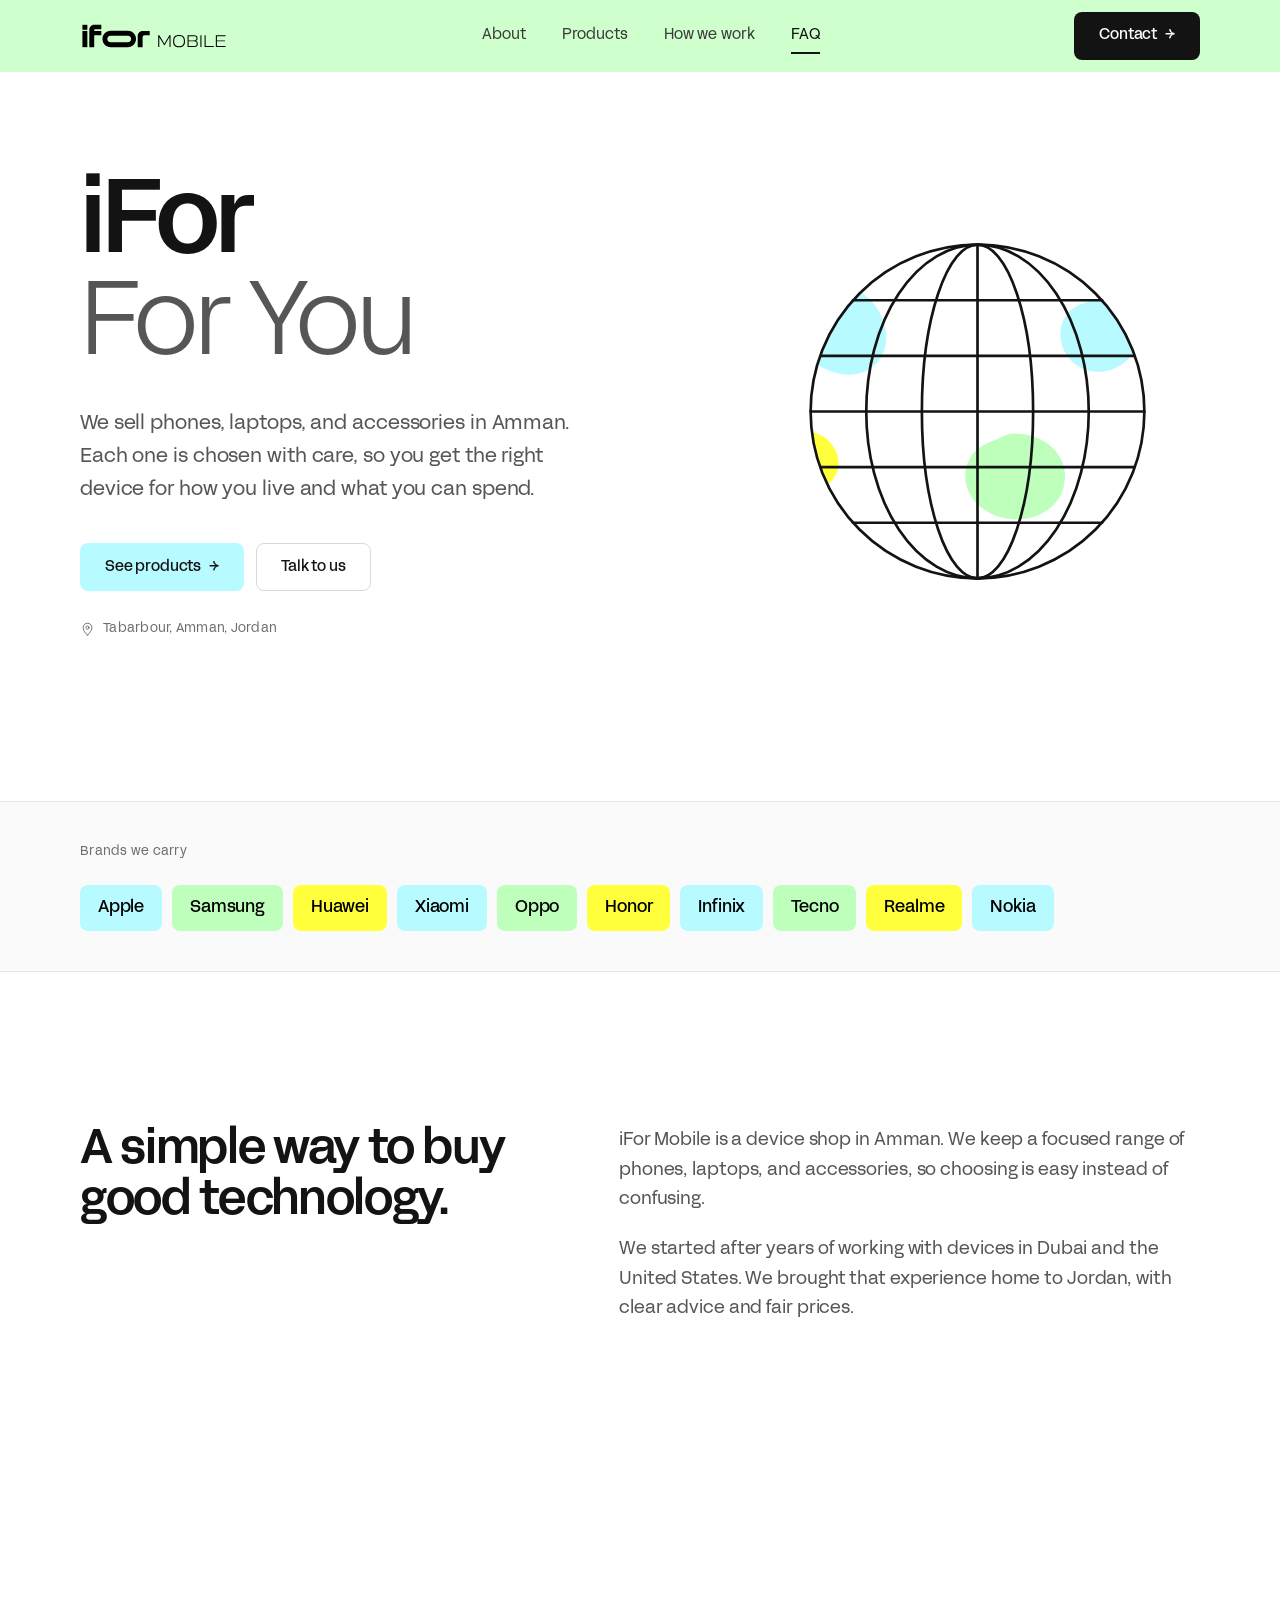
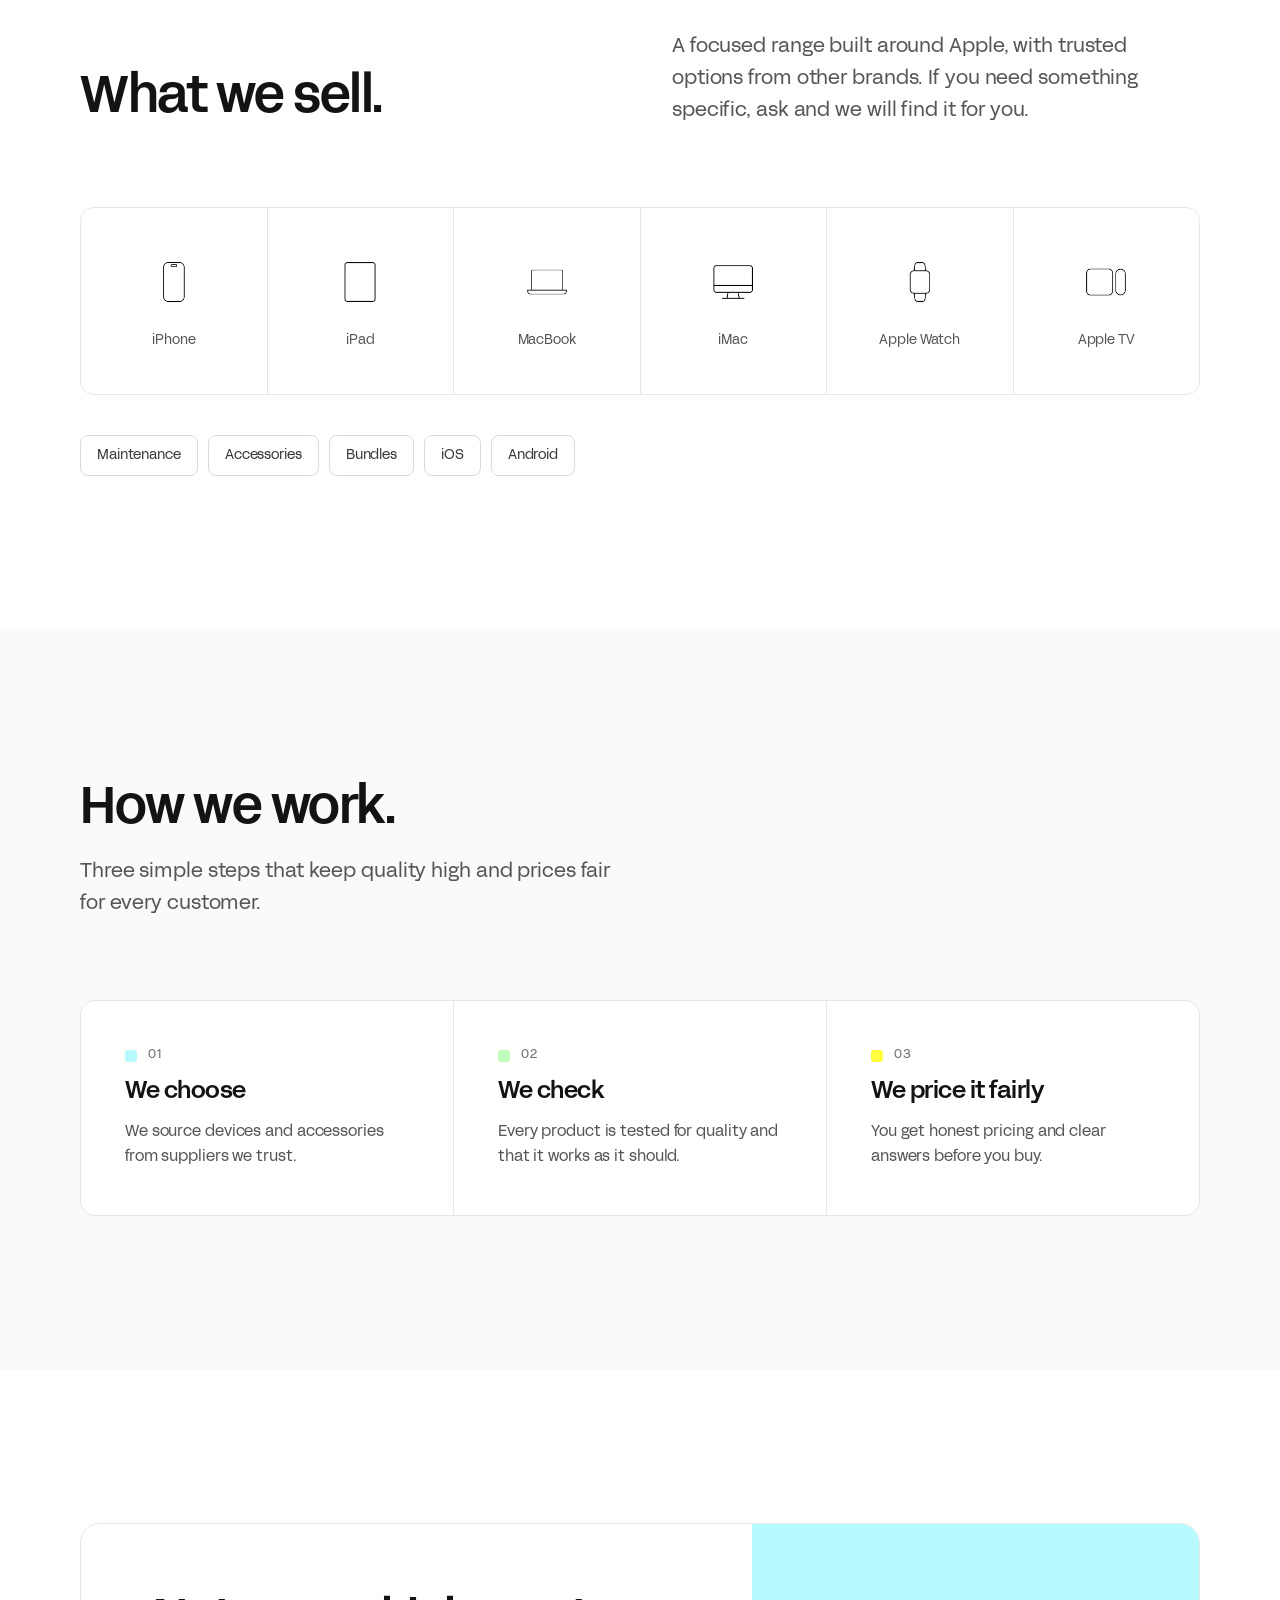
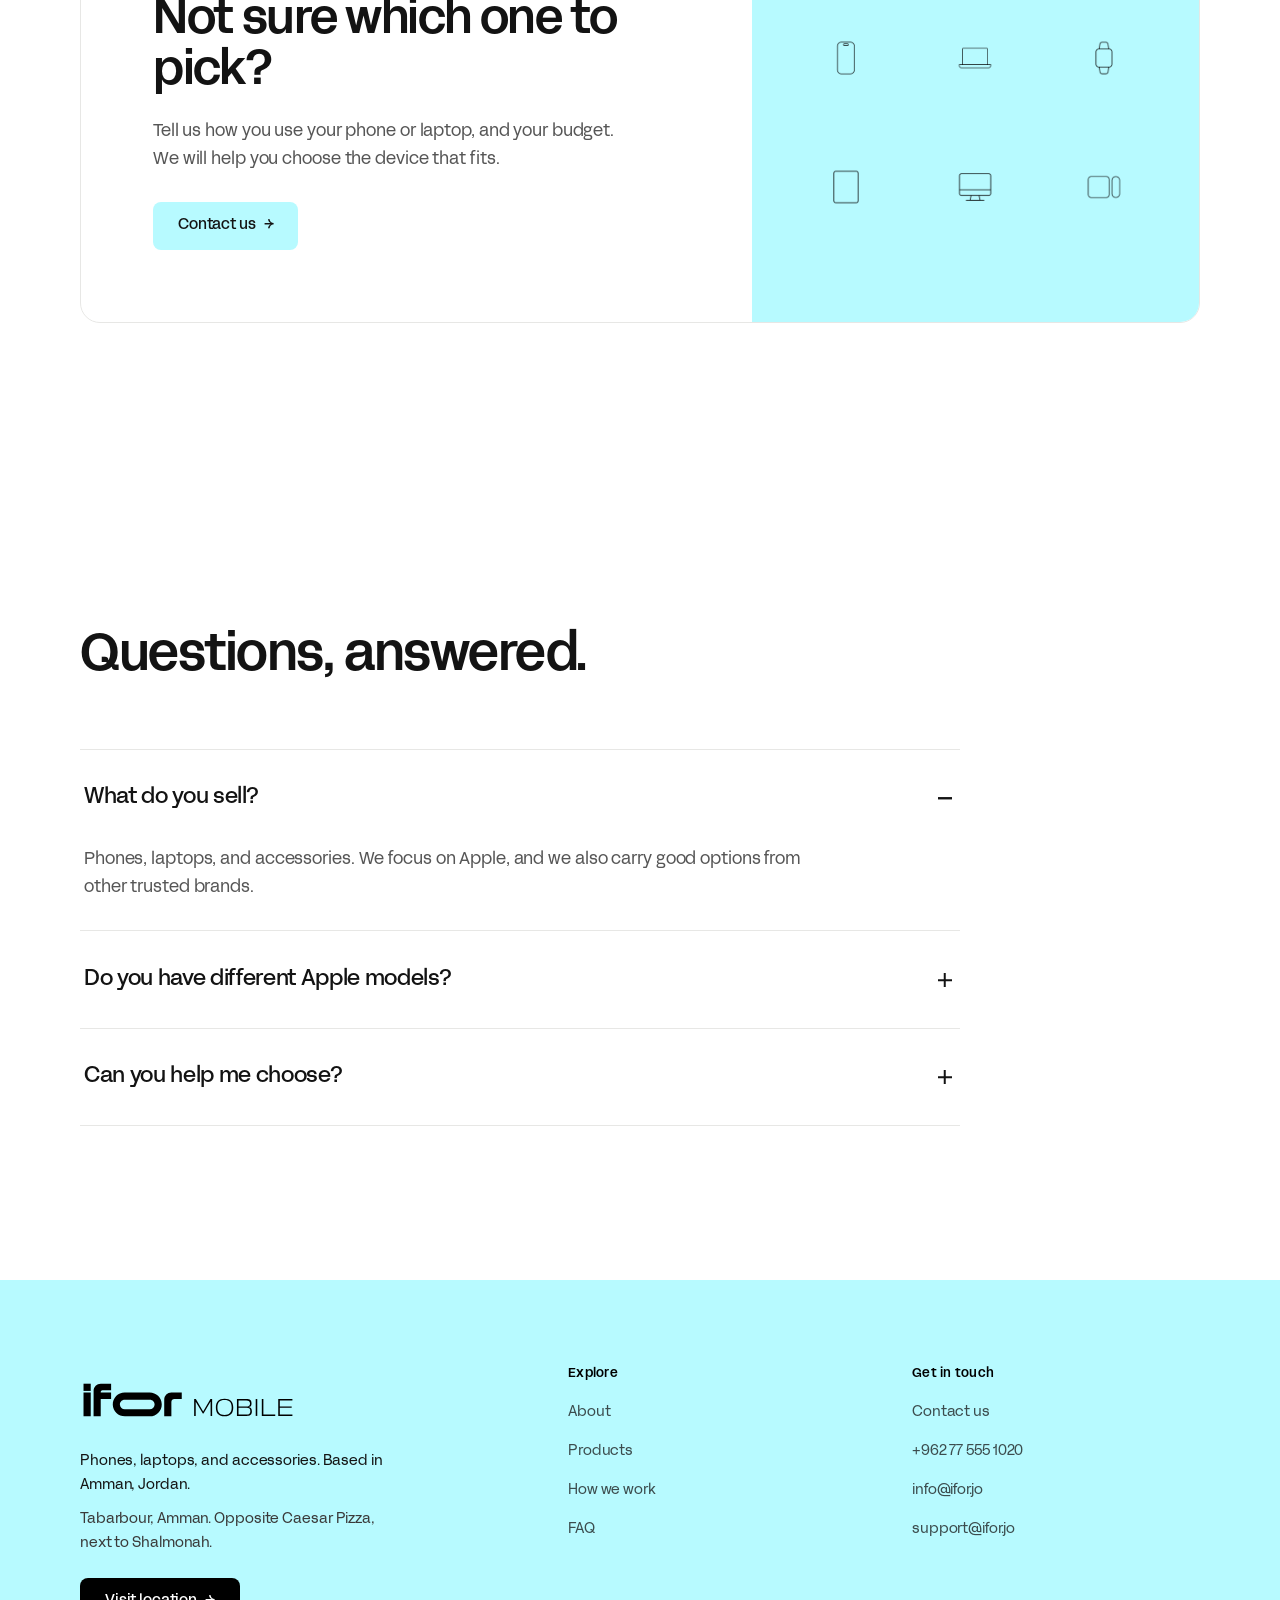
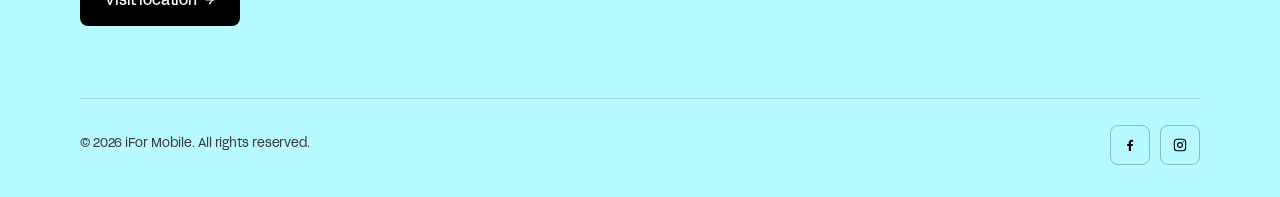
<file: index.html>
<!doctype html>
<html lang="en">
<head>
  <meta charset="utf-8" />
  <meta name="viewport" content="width=device-width, initial-scale=1, viewport-fit=cover" />
  <meta name="theme-color" content="#BEFFBC" />

  <title>iFor Mobile</title>
  <meta name="description" content="iFor Mobile. We sell phones, laptops, and accessories in Amman, Jordan — chosen carefully so you get the right device for how you live and what you can spend." />
  <meta name="application-name" content="iFor Mobile" />
  <link rel="canonical" href="https://ifor.jo/" />
  <meta property="og:site_name" content="iFor Mobile" />
  <meta property="og:title" content="iFor Mobile" />
  <meta property="og:type" content="website" />
  <meta property="og:locale" content="en" />
  <meta property="og:description" content="Phones, laptops, and accessories in Amman, Jordan." />
  <meta name="twitter:card" content="summary" />
  <meta name="twitter:title" content="iFor Mobile" />

  <link rel="icon" href="favicon.ico" sizes="any" />
  <link rel="icon" type="image/svg+xml" href="favicon-square.svg" />
  <link rel="apple-touch-icon" href="apple-touch-icon.png" />
  <link rel="manifest" href="site.webmanifest" />
  <link rel="stylesheet" href="styles.css?v=3" />

  <script type="application/ld+json">
  {
    "@context": "https://schema.org",
    "@type": "Store",
    "name": "iFor Mobile",
    "description": "Phones, laptops, and accessories in Amman, Jordan.",
    "telephone": "+962775551020",
    "email": "info@ifor.jo",
    "address": {
      "@type": "PostalAddress",
      "streetAddress": "Tabarbour, opposite Caesar Pizza, next to Shalmonah",
      "addressLocality": "Amman",
      "addressCountry": "JO"
    },
    "sameAs": [
      "https://www.facebook.com/iformobilejo",
      "https://www.instagram.com/iformobilejo"
    ]
  }
  </script>
</head>
<body>

  <!-- ===== NAV ===== -->
  <header class="nav" role="banner">
    <div class="container">
      <a class="nav__logo" href="index.html" aria-label="iFor Mobile — Home">
        <img src="ifor mobile.svg" alt="iFor Mobile" />
      </a>

      <nav class="nav__links" aria-label="Primary">
        <a href="#about">About</a>
        <a href="#products">Products</a>
        <a href="#process">How we work</a>
        <a href="#faq">FAQ</a>
      </nav>

      <a class="btn btn--primary nav__cta" href="contact.html">
        Contact <span class="arrow" aria-hidden="true">→</span>
      </a>

      <button class="nav__burger" aria-label="Open menu" aria-expanded="false" aria-controls="drawer">
        <span></span><span></span><span></span>
      </button>
    </div>
  </header>

  <!-- Mobile drawer -->
  <div class="drawer" id="drawer" role="dialog" aria-label="Menu">
    <a href="#about">About</a>
    <a href="#products">Products</a>
    <a href="#process">How we work</a>
    <a href="#faq">FAQ</a>
    <a class="btn btn--primary" href="contact.html">Contact us <span class="arrow" aria-hidden="true">→</span></a>
  </div>

  <main>

    <!-- ===== HERO ===== -->
    <section class="hero" id="home">
      <div class="container">
        <div class="hero__grid">
          <div>
            <h1 class="hero__title reveal">
              <span>iFor</span>
              <span class="thin">For You</span>
            </h1>
            <p class="hero__sub reveal reveal--d1">
              We sell phones, laptops, and accessories in Amman. Each one is chosen
              with care, so you get the right device for how you live and what you can spend.
            </p>
            <div class="hero__actions reveal reveal--d2">
              <a class="btn btn--accent" href="#products">
                See products <span class="arrow" aria-hidden="true">→</span>
              </a>
              <a class="btn btn--outline" href="contact.html">Talk to us</a>
            </div>
            <p class="hero__place meta reveal reveal--d3">
              <svg viewBox="0 0 24 24" fill="none" stroke-width="1.6" stroke-linecap="round" stroke-linejoin="round" aria-hidden="true">
                <path d="M12 21s7-6.5 7-12a7 7 0 1 0-14 0c0 5.5 7 12 7 12z"/>
                <circle cx="12" cy="9" r="2.5"/>
              </svg>
              Tabarbour, Amman, Jordan
            </p>
          </div>

          <div class="hero__frame reveal reveal--d1" data-tilt aria-hidden="true">
            <img src="icons/globe.svg" alt="" class="hero__globe" />
          </div>
        </div>
      </div>
    </section>

    <!-- ===== BRANDS ===== -->
    <section class="brands" aria-label="Brands we carry">
      <div class="container">
        <p class="brands__label">Brands we carry</p>
        <div class="brands__row reveal">
          <span>Apple</span>
          <span>Samsung</span>
          <span>Huawei</span>
          <span>Xiaomi</span>
          <span>Oppo</span>
          <span>Honor</span>
          <span>Infinix</span>
          <span>Tecno</span>
          <span>Realme</span>
          <span>Nokia</span>
        </div>
      </div>
    </section>

    <!-- ===== ABOUT ===== -->
    <section class="section about" id="about">
      <div class="container about__grid">
        <h2 class="about__title reveal">A simple way to buy good technology.</h2>
        <div class="about__copy">
          <p class="reveal reveal--d1">
            iFor Mobile is a device shop in Amman. We keep a focused range of phones,
            laptops, and accessories, so choosing is easy instead of confusing.
          </p>
          <p class="reveal reveal--d2">
            We started after years of working with devices in Dubai and the United States.
            We brought that experience home to Jordan, with clear advice and fair prices.
          </p>
        </div>
      </div>
    </section>

    <!-- ===== PRODUCTS ===== -->
    <section class="section products" id="products">
      <div class="container">
        <div class="products__head">
          <h2 class="section-title reveal">What we sell.</h2>
          <p class="lead reveal reveal--d1">
            A focused range built around Apple, with trusted options from other brands.
            If you need something specific, ask and we will find it for you.
          </p>
        </div>

        <div class="device-grid reveal">
          <div class="device">
            <span class="device__icon"><img src="icons/iphone.png" alt="" /></span>
            <span>iPhone</span>
          </div>
          <div class="device">
            <span class="device__icon"><img src="icons/ipad.png" alt="" /></span>
            <span>iPad</span>
          </div>
          <div class="device">
            <span class="device__icon"><img src="icons/macbook.png" alt="" /></span>
            <span>MacBook</span>
          </div>
          <div class="device">
            <span class="device__icon"><img src="icons/imac.png" alt="" /></span>
            <span>iMac</span>
          </div>
          <div class="device">
            <span class="device__icon"><img src="icons/watch.png" alt="" /></span>
            <span>Apple Watch</span>
          </div>
          <div class="device">
            <span class="device__icon"><img src="icons/appletv.png" alt="" /></span>
            <span>Apple TV</span>
          </div>
        </div>

        <div class="cats reveal reveal--d1" aria-label="Also available">
          <span>Maintenance</span>
          <span>Accessories</span>
          <span>Bundles</span>
          <span>iOS</span>
          <span>Android</span>
        </div>
      </div>
    </section>

    <!-- ===== PROCESS ===== -->
    <section class="section process" id="process">
      <div class="container">
        <div class="process__head">
          <h2 class="section-title reveal">How we work.</h2>
          <p class="lead reveal reveal--d1">
            Three simple steps that keep quality high and prices fair for every customer.
          </p>
        </div>

        <div class="process__grid">
          <article class="step reveal">
            <span class="step__num">01</span>
            <h3>We choose</h3>
            <p>We source devices and accessories from suppliers we trust.</p>
          </article>
          <article class="step reveal reveal--d1">
            <span class="step__num">02</span>
            <h3>We check</h3>
            <p>Every product is tested for quality and that it works as it should.</p>
          </article>
          <article class="step reveal reveal--d2">
            <span class="step__num">03</span>
            <h3>We price it fairly</h3>
            <p>You get honest pricing and clear answers before you buy.</p>
          </article>
        </div>
      </div>
    </section>

    <!-- ===== CTA ===== -->
    <section class="section" aria-label="Get help choosing">
      <div class="container">
        <div class="cta__panel reveal">
          <div class="cta__text">
            <h2>Not sure which one to pick?</h2>
            <p>
              Tell us how you use your phone or laptop, and your budget.
              We will help you choose the device that fits.
            </p>
            <a class="btn btn--accent" href="contact.html">
              Contact us <span class="arrow" aria-hidden="true">→</span>
            </a>
          </div>
          <div class="cta__aside" aria-hidden="true">
            <div class="g"><img src="icons/iphone.png" alt="" /></div>
            <div class="g"><img src="icons/macbook.png" alt="" /></div>
            <div class="g"><img src="icons/watch.png" alt="" /></div>
            <div class="g"><img src="icons/ipad.png" alt="" /></div>
            <div class="g"><img src="icons/imac.png" alt="" /></div>
            <div class="g"><img src="icons/appletv.png" alt="" /></div>
          </div>
        </div>
      </div>
    </section>

    <!-- ===== FAQ ===== -->
    <section class="section faq" id="faq">
      <div class="container">
        <div class="faq__head">
          <h2 class="section-title reveal">Questions, answered.</h2>
        </div>

        <div class="faq__list">
          <div class="faq__item is-open reveal">
            <button class="faq__q" aria-expanded="true">
              <span>What do you sell?</span>
              <span class="faq__icon" aria-hidden="true"></span>
            </button>
            <div class="faq__a">
              <div class="faq__a-inner">
                Phones, laptops, and accessories. We focus on Apple, and we also carry
                good options from other trusted brands.
              </div>
            </div>
          </div>

          <div class="faq__item reveal reveal--d1">
            <button class="faq__q" aria-expanded="false">
              <span>Do you have different Apple models?</span>
              <span class="faq__icon" aria-hidden="true"></span>
            </button>
            <div class="faq__a">
              <div class="faq__a-inner">
                Yes. We keep several Apple generations, so you can find the right mix of
                features, speed, and price.
              </div>
            </div>
          </div>

          <div class="faq__item reveal reveal--d2">
            <button class="faq__q" aria-expanded="false">
              <span>Can you help me choose?</span>
              <span class="faq__icon" aria-hidden="true"></span>
            </button>
            <div class="faq__a">
              <div class="faq__a-inner">
                Of course. Tell us how you use your device and your budget, and we will
                suggest what fits. Call us or visit the shop in Tabarbour, Amman.
              </div>
            </div>
          </div>
        </div>
      </div>
    </section>

  </main>

  <!-- ===== FOOTER ===== -->
  <footer class="footer">
    <div class="container">
      <div class="footer__top">
        <div class="footer__logo">
          <img src="ifor mobile.svg" alt="iFor Mobile" />
          <p class="footer__tag">Phones, laptops, and accessories. Based in Amman, Jordan.</p>
          <p class="footer__addr">Tabarbour, Amman. Opposite Caesar Pizza, next to Shalmonah.</p>
          <a class="btn btn--primary footer__map"
             href="https://maps.app.goo.gl/HjreXvgXYiieEhS9A"
             target="_blank" rel="noopener">
            Visit location <span class="arrow" aria-hidden="true">→</span>
          </a>
        </div>

        <div class="footer__col">
          <h4>Explore</h4>
          <ul>
            <li><a href="index.html#about">About</a></li>
            <li><a href="index.html#products">Products</a></li>
            <li><a href="index.html#process">How we work</a></li>
            <li><a href="index.html#faq">FAQ</a></li>
          </ul>
        </div>

        <div class="footer__col">
          <h4>Get in touch</h4>
          <ul>
            <li><a href="contact.html">Contact us</a></li>
            <li><a href="tel:+96277555 1020">+962 77 555 1020</a></li>
            <li><a href="mailto:info@ifor.jo">info@ifor.jo</a></li>
            <li><a href="mailto:support@ifor.jo">support@ifor.jo</a></li>
          </ul>
        </div>
      </div>

      <div class="footer__bottom">
        <span>© <span id="year">2026</span> iFor Mobile. All rights reserved.</span>
        <div class="socials" aria-label="Social links">
          <a href="https://www.facebook.com/iformobilejo" target="_blank" rel="noopener" aria-label="Facebook">
            <svg viewBox="0 0 24 24" fill="currentColor" aria-hidden="true"><path d="M13.5 21v-7.5h2.5l.4-3h-2.9V8.6c0-.9.3-1.5 1.6-1.5H16.6V4.4C16.3 4.4 15.3 4.3 14.2 4.3c-2.4 0-4 1.4-4 4v2.2H7.7v3h2.5V21h3.3z"/></svg>
          </a>
          <a href="https://www.instagram.com/iformobilejo" target="_blank" rel="noopener" aria-label="Instagram">
            <svg viewBox="0 0 24 24" fill="none" stroke="currentColor" stroke-width="1.6" aria-hidden="true">
              <rect x="3.5" y="3.5" width="17" height="17" rx="4.5"/>
              <circle cx="12" cy="12" r="3.6"/>
              <circle cx="17" cy="7" r="0.9" fill="currentColor" stroke="none"/>
            </svg>
          </a>
        </div>
      </div>
    </div>
  </footer>

  <script src="script.js?v=3" defer></script>
  <script>document.getElementById('year').textContent = new Date().getFullYear();</script>
</body>
</html>
</file>
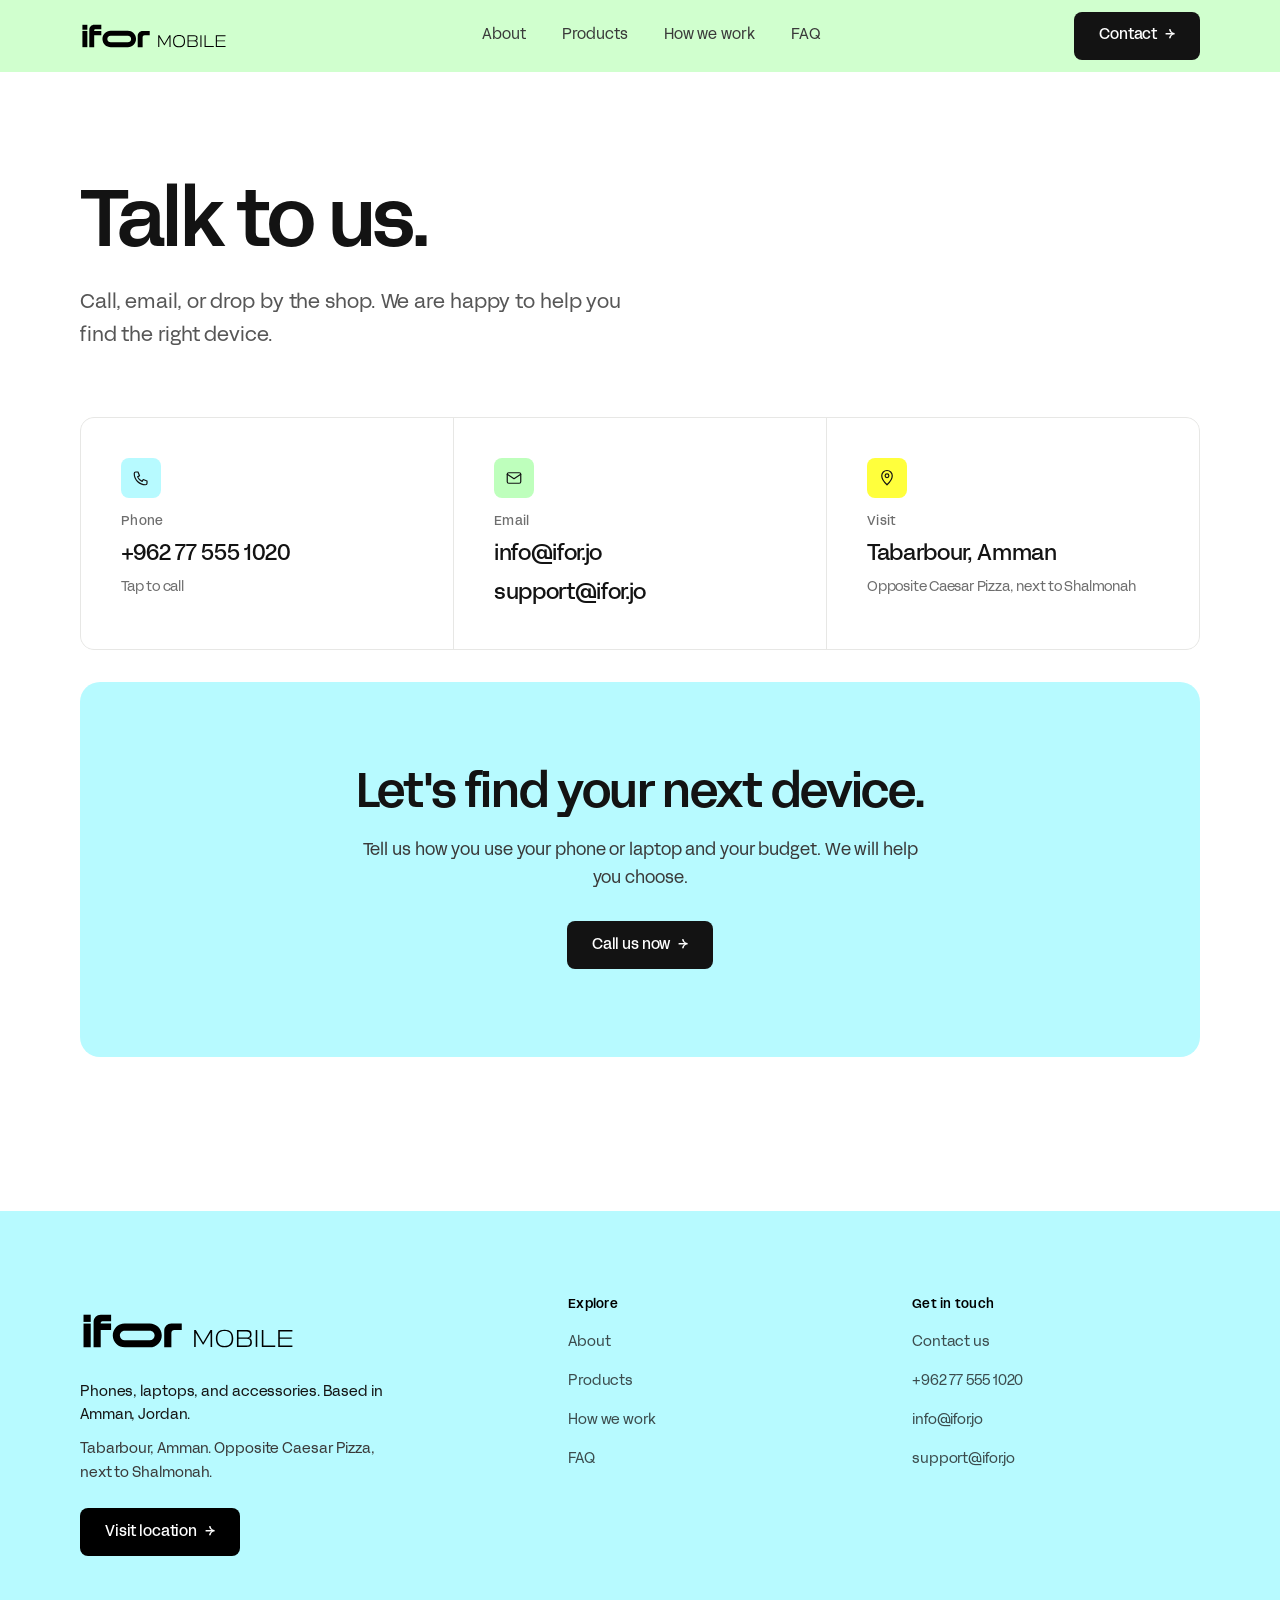
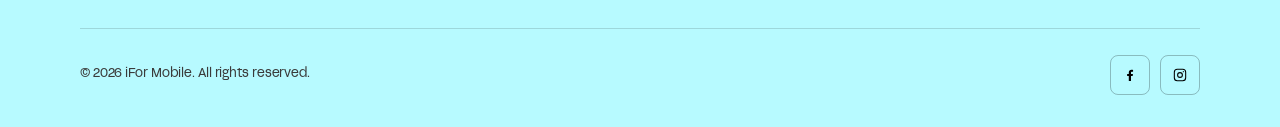
<file: contact.html>
<!doctype html>
<html lang="en">
<head>
  <meta charset="utf-8" />
  <meta name="viewport" content="width=device-width, initial-scale=1, viewport-fit=cover" />
  <meta name="theme-color" content="#BEFFBC" />

  <title>Contact — iFor Mobile</title>
  <meta name="description" content="Get in touch with iFor Mobile. Call, email, or visit us in Tabarbour, Amman. We are happy to help you choose the right device." />
  <meta name="application-name" content="iFor Mobile" />
  <link rel="canonical" href="https://ifor.jo/contact.html" />
  <meta property="og:site_name" content="iFor Mobile" />
  <meta property="og:title" content="Contact — iFor Mobile" />
  <meta property="og:type" content="website" />
  <meta property="og:locale" content="en" />
  <meta name="twitter:card" content="summary" />
  <meta name="twitter:title" content="Contact — iFor Mobile" />

  <link rel="icon" href="favicon.ico" sizes="any" />
  <link rel="icon" type="image/svg+xml" href="favicon-square.svg" />
  <link rel="apple-touch-icon" href="apple-touch-icon.png" />
  <link rel="manifest" href="site.webmanifest" />
  <link rel="stylesheet" href="styles.css?v=3" />
</head>
<body>

  <!-- ===== NAV ===== -->
  <header class="nav" role="banner">
    <div class="container">
      <a class="nav__logo" href="index.html" aria-label="iFor Mobile — Home">
        <img src="ifor mobile.svg" alt="iFor Mobile" />
      </a>

      <nav class="nav__links" aria-label="Primary">
        <a href="index.html#about">About</a>
        <a href="index.html#products">Products</a>
        <a href="index.html#process">How we work</a>
        <a href="index.html#faq">FAQ</a>
      </nav>

      <a class="btn btn--primary nav__cta" href="contact.html">
        Contact <span class="arrow" aria-hidden="true">→</span>
      </a>

      <button class="nav__burger" aria-label="Open menu" aria-expanded="false" aria-controls="drawer">
        <span></span><span></span><span></span>
      </button>
    </div>
  </header>

  <div class="drawer" id="drawer" role="dialog" aria-label="Menu">
    <a href="index.html#about">About</a>
    <a href="index.html#products">Products</a>
    <a href="index.html#process">How we work</a>
    <a href="index.html#faq">FAQ</a>
    <a class="btn btn--primary" href="contact.html">Contact us <span class="arrow" aria-hidden="true">→</span></a>
  </div>

  <main>

    <!-- ===== CONTACT HERO ===== -->
    <section class="contact-hero">
      <div class="container">
        <h1 class="reveal">Talk to us.</h1>
        <p class="reveal reveal--d1">
          Call, email, or drop by the shop. We are happy to help you find the right device.
        </p>
      </div>
    </section>

    <!-- ===== CONTACT CARDS ===== -->
    <section class="container" aria-label="Contact details" style="padding-inline:var(--gutter);">
      <div class="contact-grid">

        <a class="contact-card reveal" href="tel:+962775551020" aria-label="Call iFor Mobile">
          <span class="contact-card__icon" aria-hidden="true">
            <svg viewBox="0 0 24 24" fill="none" stroke="currentColor" stroke-width="1.6" stroke-linecap="round" stroke-linejoin="round">
              <path d="M5 4h3l2 5-2.5 1.5a11 11 0 0 0 6 6L15 14l5 2v3a2 2 0 0 1-2 2A15 15 0 0 1 3 6a2 2 0 0 1 2-2z"/>
            </svg>
          </span>
          <h3>Phone</h3>
          <span>+962 77 555 1020</span>
          <span class="small">Tap to call</span>
        </a>

        <div class="contact-card reveal reveal--d1">
          <span class="contact-card__icon" aria-hidden="true">
            <svg viewBox="0 0 24 24" fill="none" stroke="currentColor" stroke-width="1.6" stroke-linecap="round" stroke-linejoin="round">
              <rect x="3" y="5" width="18" height="14" rx="2"/>
              <path d="m3 7 9 6 9-6"/>
            </svg>
          </span>
          <h3>Email</h3>
          <a href="mailto:info@ifor.jo">info@ifor.jo</a>
          <a href="mailto:support@ifor.jo">support@ifor.jo</a>
        </div>

        <a class="contact-card reveal reveal--d2"
           href="https://maps.app.goo.gl/HjreXvgXYiieEhS9A"
           target="_blank" rel="noopener"
           aria-label="See our location on the map">
          <span class="contact-card__icon" aria-hidden="true">
            <svg viewBox="0 0 24 24" fill="none" stroke="currentColor" stroke-width="1.6" stroke-linecap="round" stroke-linejoin="round">
              <path d="M12 21s7-6.5 7-12a7 7 0 1 0-14 0c0 5.5 7 12 7 12z"/>
              <circle cx="12" cy="9" r="2.5"/>
            </svg>
          </span>
          <h3>Visit</h3>
          <span>Tabarbour, Amman</span>
          <span class="small">Opposite Caesar Pizza, next to Shalmonah</span>
        </a>

      </div>

      <!-- ===== BANNER ===== -->
      <div class="contact-banner reveal">
        <h2>Let's find your next device.</h2>
        <p>Tell us how you use your phone or laptop and your budget. We will help you choose.</p>
        <a class="btn btn--primary" href="tel:+962775551020">
          Call us now <span class="arrow" aria-hidden="true">→</span>
        </a>
      </div>
    </section>

  </main>

  <!-- ===== FOOTER ===== -->
  <footer class="footer" style="margin-top:var(--section);">
    <div class="container">
      <div class="footer__top">
        <div class="footer__logo">
          <img src="ifor mobile.svg" alt="iFor Mobile" />
          <p class="footer__tag">Phones, laptops, and accessories. Based in Amman, Jordan.</p>
          <p class="footer__addr">Tabarbour, Amman. Opposite Caesar Pizza, next to Shalmonah.</p>
          <a class="btn btn--primary footer__map"
             href="https://maps.app.goo.gl/HjreXvgXYiieEhS9A"
             target="_blank" rel="noopener">
            Visit location <span class="arrow" aria-hidden="true">→</span>
          </a>
        </div>

        <div class="footer__col">
          <h4>Explore</h4>
          <ul>
            <li><a href="index.html#about">About</a></li>
            <li><a href="index.html#products">Products</a></li>
            <li><a href="index.html#process">How we work</a></li>
            <li><a href="index.html#faq">FAQ</a></li>
          </ul>
        </div>

        <div class="footer__col">
          <h4>Get in touch</h4>
          <ul>
            <li><a href="contact.html">Contact us</a></li>
            <li><a href="tel:+962775551020">+962 77 555 1020</a></li>
            <li><a href="mailto:info@ifor.jo">info@ifor.jo</a></li>
            <li><a href="mailto:support@ifor.jo">support@ifor.jo</a></li>
          </ul>
        </div>
      </div>

      <div class="footer__bottom">
        <span>© <span id="year">2026</span> iFor Mobile. All rights reserved.</span>
        <div class="socials" aria-label="Social links">
          <a href="https://www.facebook.com/iformobilejo" target="_blank" rel="noopener" aria-label="Facebook">
            <svg viewBox="0 0 24 24" fill="currentColor" aria-hidden="true"><path d="M13.5 21v-7.5h2.5l.4-3h-2.9V8.6c0-.9.3-1.5 1.6-1.5H16.6V4.4C16.3 4.4 15.3 4.3 14.2 4.3c-2.4 0-4 1.4-4 4v2.2H7.7v3h2.5V21h3.3z"/></svg>
          </a>
          <a href="https://www.instagram.com/iformobilejo" target="_blank" rel="noopener" aria-label="Instagram">
            <svg viewBox="0 0 24 24" fill="none" stroke="currentColor" stroke-width="1.6" aria-hidden="true">
              <rect x="3.5" y="3.5" width="17" height="17" rx="4.5"/>
              <circle cx="12" cy="12" r="3.6"/>
              <circle cx="17" cy="7" r="0.9" fill="currentColor" stroke="none"/>
            </svg>
          </a>
        </div>
      </div>
    </div>
  </footer>

  <script src="script.js?v=3" defer></script>
  <script>document.getElementById('year').textContent = new Date().getFullYear();</script>
</body>
</html>
</file>
<file: styles.css>
/* =========================================================
   IFOR Mobile — Swiss-inspired design system
   Minimal · precise · calm · spacious
   ========================================================= */

/* ---------- Fonts (FFF Acid Grotesk) ---------- */
@font-face {
  font-family: 'Acid Grotesk';
  src: url('fonts/AcidGrotesk-Light.woff') format('woff');
  font-weight: 300;
  font-style: normal;
  font-display: swap;
}
@font-face {
  font-family: 'Acid Grotesk';
  src: url('fonts/AcidGrotesk-Normal.woff') format('woff');
  font-weight: 400;
  font-style: normal;
  font-display: swap;
}
@font-face {
  font-family: 'Acid Grotesk';
  src: url('fonts/AcidGrotesk-Regular.woff') format('woff');
  font-weight: 500;
  font-style: normal;
  font-display: swap;
}
@font-face {
  font-family: 'Acid Grotesk';
  src: url('fonts/AcidGrotesk-Medium.woff') format('woff');
  font-weight: 600;
  font-style: normal;
  font-display: swap;
}

/* ---------- Design tokens ---------- */
:root {
  /* Brand — flat solids, used individually (never blended) */
  --cyan:          #B7FAFF;
  --green:         #BEFFBC;
  --yellow:        #FFFF3C;
  --primary:       #B7FAFF;   /* alias: cyan is the lead accent */
  --primary-deep:  #9FE9F0;   /* hover only */

  /* Ink & neutrals — higher contrast, near-black */
  --ink:      #131313;
  --ink-2:    #3a3a3a;
  --ink-3:    #565656;
  --muted:    #6e6e6e;

  /* Surfaces */
  --bg:       #ffffff;
  --bg-soft:  #fafafa;
  --bg-panel: #f4f4f3;
  --line:     #e7e7e5;
  --line-2:   #d9d9d6;

  /* Radius — consistent, restrained */
  --r-sm: 8px;
  --r-md: 14px;
  --r-lg: 20px;

  /* Motion */
  --e: cubic-bezier(.22,.61,.36,1);
  --t: 260ms var(--e);
  --t-slow: 520ms var(--e);

  /* Layout */
  --container: 1200px;
  --gutter: clamp(20px, 5vw, 40px);
  --section: clamp(88px, 12vw, 168px);

  --font: 'Acid Grotesk', 'SF Pro Display', -apple-system, BlinkMacSystemFont,
          'Inter', 'Helvetica Neue', Arial, sans-serif;
}

/* ---------- Reset ---------- */
*, *::before, *::after { box-sizing: border-box; }

html {
  -webkit-text-size-adjust: 100%;
  scroll-behavior: smooth;
  scroll-padding-top: 96px;
}

body {
  margin: 0;
  font-family: var(--font);
  font-weight: 400;
  color: var(--ink-2);
  background: var(--bg);
  font-size: 17px;
  line-height: 1.65;
  letter-spacing: -0.006em;
  -webkit-font-smoothing: antialiased;
  -moz-osx-font-smoothing: grayscale;
  overflow-x: hidden;
}

img, svg, video { display: block; max-width: 100%; height: auto; }
a { color: inherit; text-decoration: none; }
button { font: inherit; cursor: pointer; border: 0; background: none; color: inherit; }
ul { margin: 0; padding: 0; list-style: none; }

::selection { background: var(--primary); color: var(--ink); }

:focus-visible {
  outline: 2px solid var(--ink);
  outline-offset: 3px;
  border-radius: 4px;
}

h1, h2, h3, h4 {
  color: var(--ink);
  font-weight: 600;
  line-height: 1.06;
  letter-spacing: -0.02em;
  margin: 0;
}
p { margin: 0; }

/* ---------- Layout helpers ---------- */
.container {
  width: 100%;
  max-width: var(--container);
  margin: 0 auto;
  padding-inline: var(--gutter);
}

.section { padding-block: var(--section); }

.section-title {
  font-size: clamp(30px, 4.6vw, 52px);
  letter-spacing: -0.028em;
}
.lead {
  font-size: clamp(17px, 1.6vw, 20px);
  line-height: 1.6;
  color: var(--ink-3);
  max-width: 46ch;
}
.meta {
  font-size: 13px;
  letter-spacing: 0.02em;
  color: var(--muted);
}

/* ---------- Buttons ---------- */
.btn {
  display: inline-flex;
  align-items: center;
  gap: 8px;
  height: 48px;
  padding-inline: 24px;
  border-radius: var(--r-sm);
  font-size: 15px;
  font-weight: 500;
  letter-spacing: -0.01em;
  border: 1px solid transparent;
  transition: background var(--t), color var(--t), border-color var(--t), transform var(--t);
  white-space: nowrap;
}
.btn .arrow { transition: transform var(--t); }
.btn:hover .arrow { transform: translateX(4px); }

.btn--primary {
  background: var(--ink);
  color: #fff;
}
.btn--primary:hover { background: #000; }

.btn--outline {
  background: transparent;
  color: var(--ink);
  border-color: var(--line-2);
}
.btn--outline:hover { border-color: var(--ink); background: var(--bg-soft); }

.btn--accent {
  background: var(--primary);
  color: var(--ink);
}
.btn--accent:hover { background: var(--primary-deep); }

/* =========================================================
   NAVIGATION
   ========================================================= */
.nav {
  position: fixed;
  inset: 0 0 auto 0;
  z-index: 100;
  height: 72px;
  display: flex;
  align-items: center;
  /* Green glass — single flat color at partial opacity over the page (no blending) */
  background: rgba(190, 255, 188, 0.72);
  backdrop-filter: saturate(140%) blur(16px);
  -webkit-backdrop-filter: saturate(140%) blur(16px);
  border-bottom: 1px solid transparent;
  transition: border-color var(--t), background var(--t);
}
.nav.is-scrolled {
  background: rgba(190, 255, 188, 0.9);
  border-bottom-color: rgba(0, 0, 0, 0.08);
}
.nav .container {
  display: flex;
  align-items: center;
  justify-content: space-between;
  gap: 24px;
}
.nav__logo img { height: 44px; width: auto; }

.nav__links {
  display: none;
  align-items: center;
  gap: 36px;
}
.nav__links a {
  font-size: 15px;
  color: var(--ink-2);
  position: relative;
  padding-block: 6px;
  transition: color var(--t);
}
.nav__links a:hover { color: var(--ink); }
.nav__links a::after {
  content: "";
  position: absolute;
  left: 0; right: 0; bottom: 0;
  height: 1.5px;
  background: var(--ink);
  transform: scaleX(0);
  transform-origin: left;
  transition: transform var(--t);
}
.nav__links a:hover::after,
.nav__links a.is-active::after { transform: scaleX(1); }
.nav__links a.is-active { color: var(--ink); }

.nav__cta { display: none; }

.nav__burger {
  width: 46px; height: 46px;
  display: inline-flex;
  flex-direction: column;
  align-items: flex-end;
  justify-content: center;
  gap: 5px;
  margin-right: -8px;
}
.nav__burger span {
  height: 3px;
  border-radius: 2px;
  background: #000;
  transition: width var(--t), transform var(--t), opacity var(--t);
}
.nav__burger span:nth-child(1) { width: 26px; }
.nav__burger span:nth-child(2) { width: 17px; }
.nav__burger span:nth-child(3) { width: 22px; }
/* Clean X on open */
.is-menu-open .nav__burger span { width: 26px; }
.is-menu-open .nav__burger span:nth-child(1) { transform: translateY(8px) rotate(45deg); }
.is-menu-open .nav__burger span:nth-child(2) { opacity: 0; }
.is-menu-open .nav__burger span:nth-child(3) { transform: translateY(-8px) rotate(-45deg); }

@media (min-width: 880px) {
  .nav__links { display: flex; }
  .nav__cta { display: inline-flex; }
  .nav__burger { display: none; }
}

/* Mobile drawer */
.drawer {
  position: fixed;
  inset: 72px 0 0 0;
  z-index: 99;
  background: var(--yellow);        /* flat solid brand color, black text */
  transform: translateY(-8px);
  opacity: 0;
  pointer-events: none;
  transition: transform var(--t), opacity var(--t);
  display: flex;
  flex-direction: column;
  padding: 32px var(--gutter) 48px;
}
.is-menu-open .drawer {
  transform: translateY(0);
  opacity: 1;
  pointer-events: auto;
}
.drawer a:not(.btn) {
  font-size: 26px;
  font-weight: 500;
  color: #000;
  letter-spacing: -0.02em;
  padding-block: 20px;
  border-bottom: 1px solid rgba(0, 0, 0, 0.14);
}
/* Mobile contact button — solid black, white icon, large tap target */
.drawer .btn--primary {
  margin-top: 32px;
  height: 60px;
  padding-inline: 28px;
  font-size: 17px;
  background: #000;
  color: #fff;
  align-self: stretch;
  justify-content: space-between;
}
.drawer .btn--primary:hover { background: #000; }
.drawer .btn--primary .arrow { color: #fff; }
@media (min-width: 880px) { .drawer { display: none; } }

/* =========================================================
   HERO
   ========================================================= */
.hero {
  padding-top: clamp(120px, 20vw, 176px);
  padding-bottom: var(--section);
}
.hero__grid {
  display: grid;
  gap: clamp(40px, 7vw, 72px);
  align-items: center;
}
@media (min-width: 900px) {
  .hero__grid { grid-template-columns: 1.15fr 0.85fr; }
}
.hero__title {
  font-size: clamp(48px, 8.5vw, 104px);
  line-height: 0.98;
  letter-spacing: -0.04em;
  font-weight: 600;
}
.hero__title span { display: block; }
.hero__title .thin { color: var(--ink-3); font-weight: 300; }
.hero__sub {
  margin-top: 28px;
  max-width: 44ch;
  font-size: clamp(17px, 2vw, 20px);
  color: var(--ink-3);
}
.hero__actions {
  margin-top: 36px;
  display: flex;
  flex-wrap: wrap;
  gap: 12px;
}
.hero__place {
  margin-top: 28px;
  display: inline-flex;
  align-items: center;
  gap: 8px;
}
.hero__place svg { width: 15px; height: 15px; stroke: var(--muted); }

/* Globe visual — interactive tilt + gentle float, no frame */
.hero__frame {
  display: grid;
  place-items: center;
  aspect-ratio: 1 / 1;
  transform: perspective(900px) rotateX(0) rotateY(0);
  transition: transform 320ms var(--e);
  will-change: transform;
}
.hero__globe {
  width: 100%;
  max-width: 460px;
  height: auto;
  animation: heroFloat 6s ease-in-out infinite;
}
@keyframes heroFloat {
  0%, 100% { transform: translateY(0); }
  50%      { transform: translateY(-10px); }
}
@media (max-width: 899px) {
  /* Centered on mobile — no horizontal shift */
  .hero__frame { justify-self: center; margin-inline: auto; width: 100%; }
  .hero__globe { max-width: 340px; }
}

/* =========================================================
   BRAND ROW (static)
   ========================================================= */
.brands {
  border-block: 1px solid var(--line);
  background: var(--bg-soft);
}
.brands .container {
  padding-block: clamp(28px, 5vw, 40px);
  display: flex;
  flex-direction: column;
  gap: 22px;
}
.brands__label {
  font-size: 13px;
  color: var(--muted);
  letter-spacing: 0.02em;
}
.brands__row {
  display: flex;
  flex-wrap: wrap;
  align-items: center;
  gap: 10px;
}
/* Each brand on a flat solid color chip, black text */
.brands__row span {
  font-size: clamp(15px, 1.6vw, 17px);
  font-weight: 500;
  color: #000;
  letter-spacing: -0.01em;
  padding: 9px 18px;
  border-radius: var(--r-sm);
  transition: transform var(--t);
}
.brands__row span:hover { transform: translateY(-2px); }
.brands__row span:nth-child(3n+1) { background: var(--cyan); }
.brands__row span:nth-child(3n+2) { background: var(--green); }
.brands__row span:nth-child(3n)   { background: var(--yellow); }

/* =========================================================
   ABOUT
   ========================================================= */
.about__grid {
  display: grid;
  gap: clamp(28px, 5vw, 72px);
}
@media (min-width: 900px) {
  .about__grid { grid-template-columns: 0.9fr 1.1fr; align-items: start; }
}
.about__title {
  font-size: clamp(30px, 4.4vw, 48px);
  letter-spacing: -0.028em;
}
.about__copy p { color: var(--ink-3); font-size: clamp(16px, 1.6vw, 18px); }
.about__copy p + p { margin-top: 20px; }

/* =========================================================
   PRODUCTS
   ========================================================= */
.products__head {
  display: grid;
  gap: 20px;
  margin-bottom: clamp(48px, 7vw, 80px);
}
@media (min-width: 900px) {
  .products__head { grid-template-columns: 1fr 1fr; align-items: end; gap: 64px; }
}

.device-grid {
  display: grid;
  grid-template-columns: repeat(2, 1fr);
  gap: 1px;
  background: var(--line);
  border: 1px solid var(--line);
  border-radius: var(--r-md);
  overflow: hidden;
}
@media (min-width: 620px) { .device-grid { grid-template-columns: repeat(3, 1fr); } }
@media (min-width: 960px) { .device-grid { grid-template-columns: repeat(6, 1fr); } }

.device {
  background: #fff;
  aspect-ratio: 1 / 1;
  display: flex;
  flex-direction: column;
  align-items: center;
  justify-content: center;
  gap: 16px;
  padding: 22px 12px;
  transition: background var(--t);
}
.device:hover { background: var(--bg-soft); }
.device__icon {
  width: 64px;
  height: 64px;
  display: grid;
  place-items: center;
}
.device__icon img {
  width: 64px;
  height: 64px;
  object-fit: contain;
}
.device span {
  font-size: 13.5px;
  color: var(--ink-3);
  font-weight: 400;
  text-align: center;
}

/* Secondary categories */
.cats {
  margin-top: 40px;
  display: flex;
  flex-wrap: wrap;
  gap: 10px 10px;
}
.cats span {
  font-size: 14px;
  color: var(--ink-2);
  border: 1px solid var(--line-2);
  border-radius: var(--r-sm);
  padding: 8px 16px;
  transition: background var(--t), border-color var(--t), color var(--t);
}
.cats span:hover {
  background: var(--cyan);   /* flat solid, black text */
  border-color: transparent;
  color: #000;
}

/* =========================================================
   PROCESS
   ========================================================= */
.process { background: var(--bg-soft); }
.process__head { max-width: 640px; margin-bottom: clamp(48px, 7vw, 80px); }
.process__head .lead { margin-top: 18px; }
.process__grid {
  display: grid;
  gap: 1px;
  background: var(--line);
  border: 1px solid var(--line);
  border-radius: var(--r-md);
  overflow: hidden;
}
@media (min-width: 760px) { .process__grid { grid-template-columns: repeat(3, 1fr); } }
.step {
  background: #fff;
  padding: clamp(28px, 4vw, 44px);
  display: flex;
  flex-direction: column;
  gap: 14px;
  transition: background var(--t);
}
.step:hover { background: var(--bg-soft); }
.step__num {
  display: inline-flex;
  align-items: center;
  gap: 11px;
  font-size: 13px;
  color: var(--muted);
  letter-spacing: 0.06em;
}
.step__num::before {
  content: "";
  width: 12px;
  height: 12px;
  border-radius: 3px;
  background: var(--cyan);   /* flat solid accent */
}
.process__grid .step:nth-child(2) .step__num::before { background: var(--green); }
.process__grid .step:nth-child(3) .step__num::before { background: var(--yellow); }
.step h3 {
  font-size: clamp(19px, 2.2vw, 24px);
  letter-spacing: -0.02em;
}
.step p { color: var(--ink-3); font-size: 15.5px; }

/* =========================================================
   CTA BAND (redesigned, no photo)
   ========================================================= */
.cta__panel {
  border-radius: var(--r-lg);
  border: 1px solid var(--line);
  overflow: hidden;
  display: grid;
}
@media (min-width: 900px) {
  .cta__panel { grid-template-columns: 1.2fr 0.8fr; }
}
.cta__text {
  padding: clamp(40px, 6vw, 72px);
  display: flex;
  flex-direction: column;
  justify-content: center;
  gap: 20px;
}
.cta__text h2 {
  font-size: clamp(30px, 4.4vw, 48px);
  letter-spacing: -0.028em;
}
.cta__text p { color: var(--ink-3); max-width: 42ch; }
.cta__text .btn { align-self: flex-start; margin-top: 8px; }

.cta__aside {
  background: var(--cyan);        /* flat solid brand color */
  padding: clamp(28px, 4vw, 44px);
  display: grid;
  grid-template-columns: repeat(3, 1fr);
  gap: clamp(16px, 3vw, 28px);
  align-content: center;
}
.cta__aside .g {
  aspect-ratio: 1 / 1;
  display: grid;
  place-items: center;
}
.cta__aside img {
  width: 52px;
  height: 52px;
  object-fit: contain;      /* black line-art on cyan — high contrast */
}

/* =========================================================
   FAQ
   ========================================================= */
.faq__head { max-width: 640px; margin-bottom: clamp(40px, 6vw, 64px); }
.faq__list {
  border-top: 1px solid var(--line);
  max-width: 880px;
}
.faq__item { border-bottom: 1px solid var(--line); }
.faq__q {
  display: flex;
  align-items: center;
  justify-content: space-between;
  gap: 20px;
  width: 100%;
  text-align: left;
  padding: clamp(22px, 3vw, 30px) 4px;
  font-size: clamp(17px, 2.1vw, 22px);
  font-weight: 500;
  letter-spacing: -0.015em;
  color: var(--ink);
  transition: color var(--t);
}
.faq__q:hover { color: var(--ink-2); }
.faq__icon {
  position: relative;
  flex: 0 0 auto;
  width: 22px; height: 22px;
}
.faq__icon::before,
.faq__icon::after {
  content: "";
  position: absolute;
  left: 50%; top: 50%;
  width: 14px; height: 1.5px;
  background: var(--ink);
  transform: translate(-50%, -50%);
  transition: transform var(--t);
}
.faq__icon::after { transform: translate(-50%, -50%) rotate(90deg); }
.faq__item.is-open .faq__icon::after { transform: translate(-50%, -50%) rotate(0deg); }
.faq__a {
  overflow: hidden;
  max-height: 0;
  transition: max-height var(--t-slow);
}
.faq__a-inner {
  padding: 0 4px 28px;
  color: var(--ink-3);
  font-size: clamp(15px, 1.6vw, 17px);
  max-width: 66ch;
}
.faq__item.is-open .faq__a { max-height: 360px; }

/* =========================================================
   FOOTER
   ========================================================= */
.footer {
  padding-block: clamp(56px, 8vw, 88px) 32px;
  background: var(--cyan);        /* flat blue brand color, black text */
  color: #000;
}
.footer__top {
  display: grid;
  gap: 40px;
}
@media (min-width: 720px) {
  .footer__top { grid-template-columns: 1.5fr 1fr 1fr; gap: 56px; }
}
.footer__logo img { height: 64px; width: auto; }
.footer__tag {
  margin-top: 18px;
  max-width: 34ch;
  color: var(--ink);
  font-size: 14.5px;
}
.footer__addr {
  margin-top: 10px;
  max-width: 34ch;
  color: var(--ink-2);
  font-size: 14.5px;
}
.footer__map {
  margin-top: 22px;
  background: #000;
  color: #fff;
}
.footer__map:hover { background: #000; }
.footer__map .arrow { color: #fff; }
.footer__col h4 {
  font-size: 13px;
  font-weight: 600;
  color: #000;
  letter-spacing: 0.02em;
  margin-bottom: 16px;
}
.footer__col li { margin-bottom: 11px; }
.footer__col a {
  color: var(--ink);
  font-size: 14.5px;
  transition: opacity var(--t);
  opacity: 0.75;
}
.footer__col a:hover { opacity: 1; }

.footer__bottom {
  margin-top: clamp(48px, 7vw, 72px);
  padding-top: 26px;
  border-top: 1px solid rgba(0, 0, 0, 0.14);
  display: flex;
  flex-wrap: wrap;
  align-items: center;
  justify-content: space-between;
  gap: 16px;
  font-size: 13px;
  color: var(--ink-2);
}
.socials { display: inline-flex; gap: 10px; }
.socials a {
  width: 40px; height: 40px;
  border: 1px solid rgba(0, 0, 0, 0.25);
  border-radius: var(--r-sm);
  display: inline-flex;
  align-items: center;
  justify-content: center;
  color: #000;
  transition: border-color var(--t), color var(--t), background var(--t);
}
.socials a:hover { background: #000; color: #fff; border-color: #000; }
.socials svg { width: 16px; height: 16px; }

/* =========================================================
   CONTACT PAGE
   ========================================================= */
.contact-hero {
  padding-top: clamp(128px, 20vw, 184px);
  padding-bottom: clamp(40px, 6vw, 64px);
}
.contact-hero h1 {
  font-size: clamp(40px, 7vw, 80px);
  letter-spacing: -0.035em;
}
.contact-hero p {
  margin-top: 18px;
  font-size: clamp(17px, 2vw, 20px);
  color: var(--ink-3);
  max-width: 46ch;
}

.contact-grid {
  display: grid;
  gap: 1px;
  background: var(--line);
  border: 1px solid var(--line);
  border-radius: var(--r-md);
  overflow: hidden;
  padding-bottom: 0;
}
@media (min-width: 760px) { .contact-grid { grid-template-columns: repeat(3, 1fr); } }
.contact-card {
  background: #fff;
  padding: clamp(28px, 4vw, 40px);
  display: flex;
  flex-direction: column;
  gap: 10px;
  min-height: 200px;
  transition: background var(--t);
}
.contact-card:hover { background: var(--bg-soft); }
.contact-card__icon {
  width: 40px; height: 40px;
  border-radius: var(--r-sm);
  display: inline-flex;
  align-items: center;
  justify-content: center;
  color: var(--ink);           /* black icon on flat brand color */
  margin-bottom: 8px;
  background: var(--cyan);      /* flat solid, individual per card below */
}
.contact-grid .contact-card:nth-child(2) .contact-card__icon { background: var(--green); }
.contact-grid .contact-card:nth-child(3) .contact-card__icon { background: var(--yellow); }
.contact-card__icon svg { width: 18px; height: 18px; }
.contact-card h3 {
  font-size: 13px;
  font-weight: 500;
  color: var(--muted);
  letter-spacing: 0.02em;
}
.contact-card a, .contact-card > span {
  font-size: clamp(18px, 2.2vw, 22px);
  color: var(--ink);
  font-weight: 500;
  letter-spacing: -0.015em;
  line-height: 1.35;
  transition: color var(--t);
}
.contact-card a:hover { color: var(--ink-3); }
.contact-card .small {
  font-size: 14px;
  font-weight: 400;
  color: var(--muted);
}

.contact-banner {
  margin-top: clamp(24px, 4vw, 32px);
  border-radius: var(--r-lg);
  background: var(--cyan);        /* flat solid brand color, black text */
  padding: clamp(44px, 7vw, 88px) clamp(28px, 5vw, 64px);
  text-align: center;
}
.contact-banner h2 { color: var(--ink); }
.contact-banner p { color: var(--ink-2) !important; }
.contact-banner h2 {
  font-size: clamp(28px, 4.4vw, 48px);
  letter-spacing: -0.028em;
}
.contact-banner p {
  margin: 16px auto 28px;
  max-width: 52ch;
  color: var(--ink-3);
}

/* =========================================================
   REVEAL ANIMATION
   ========================================================= */
.reveal {
  opacity: 0;
  transform: translateY(18px);
  transition: opacity 700ms var(--e), transform 700ms var(--e);
  will-change: opacity, transform;
}
.reveal.is-visible { opacity: 1; transform: none; }
.reveal--d1 { transition-delay: 70ms; }
.reveal--d2 { transition-delay: 140ms; }
.reveal--d3 { transition-delay: 210ms; }

@media (prefers-reduced-motion: reduce) {
  *, *::before, *::after {
    animation-duration: .001ms !important;
    transition-duration: .001ms !important;
    scroll-behavior: auto !important;
  }
  .reveal { opacity: 1; transform: none; }
}
</file>
